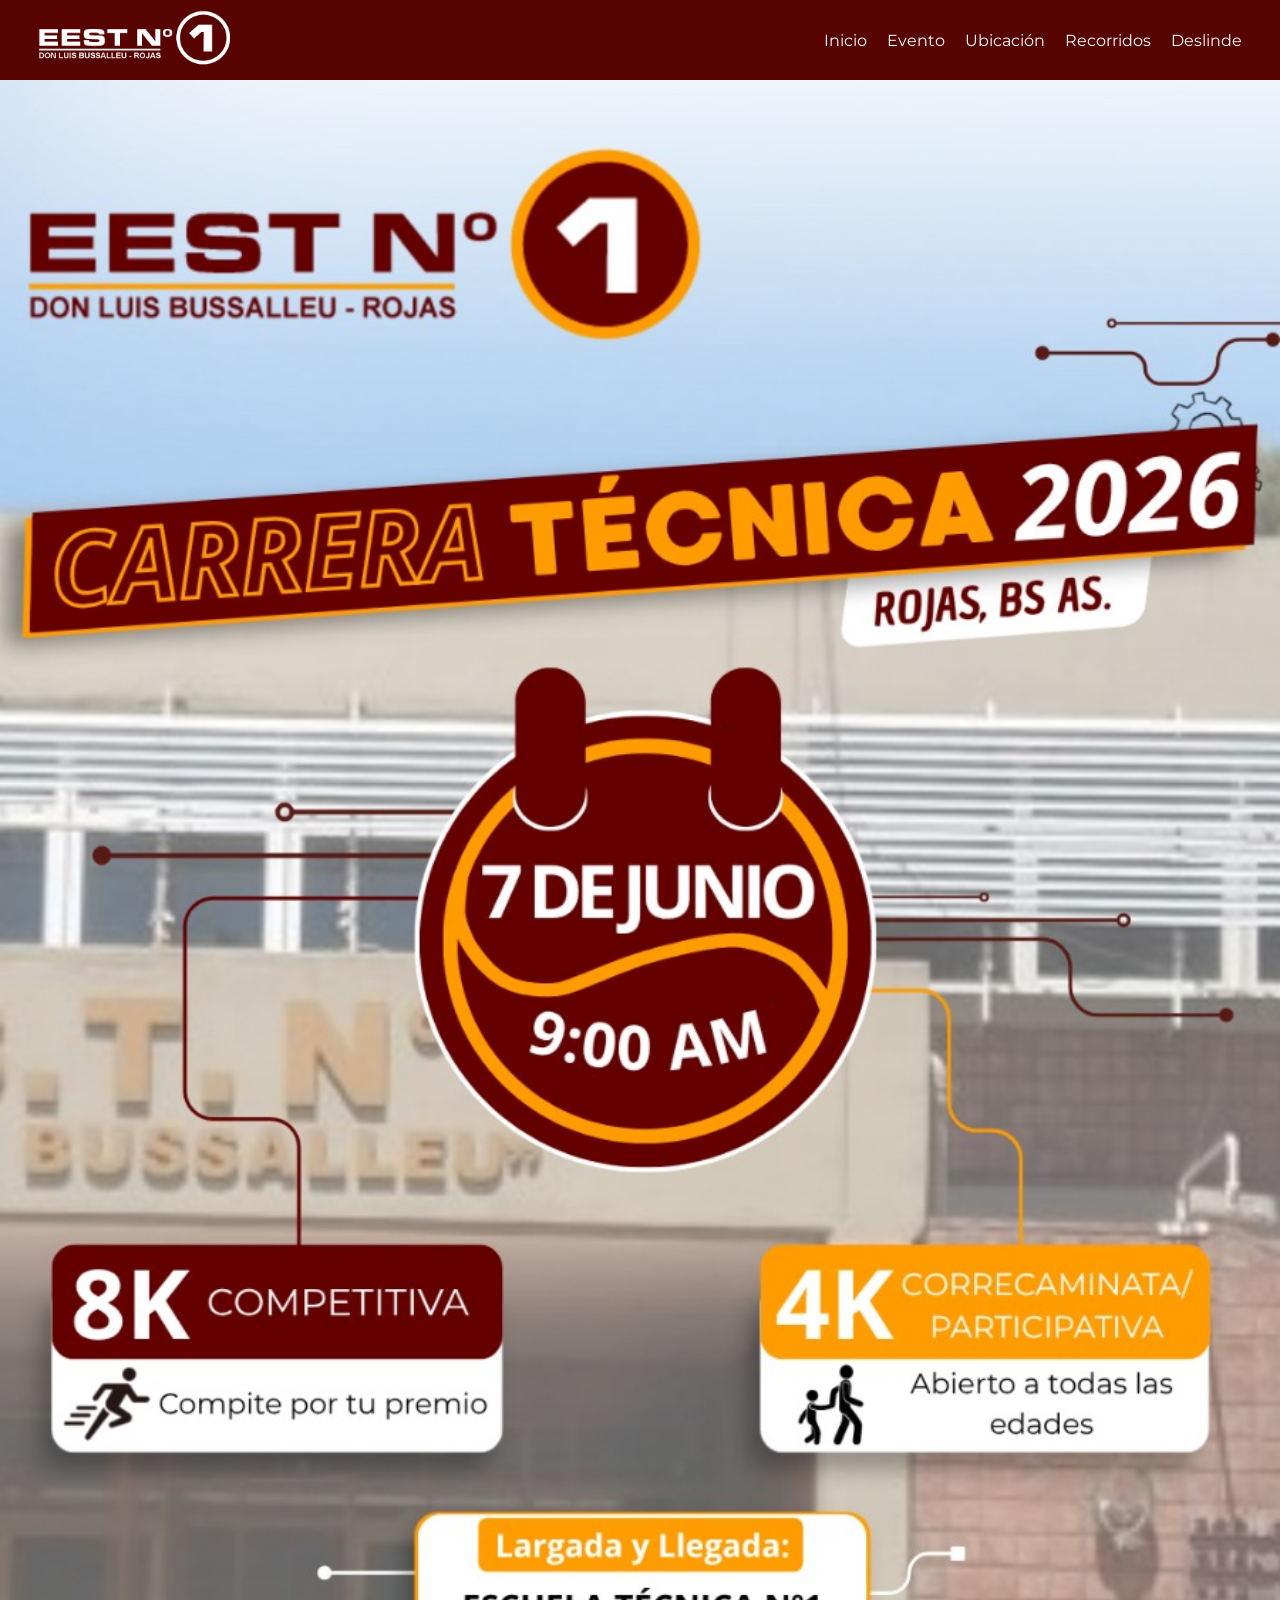
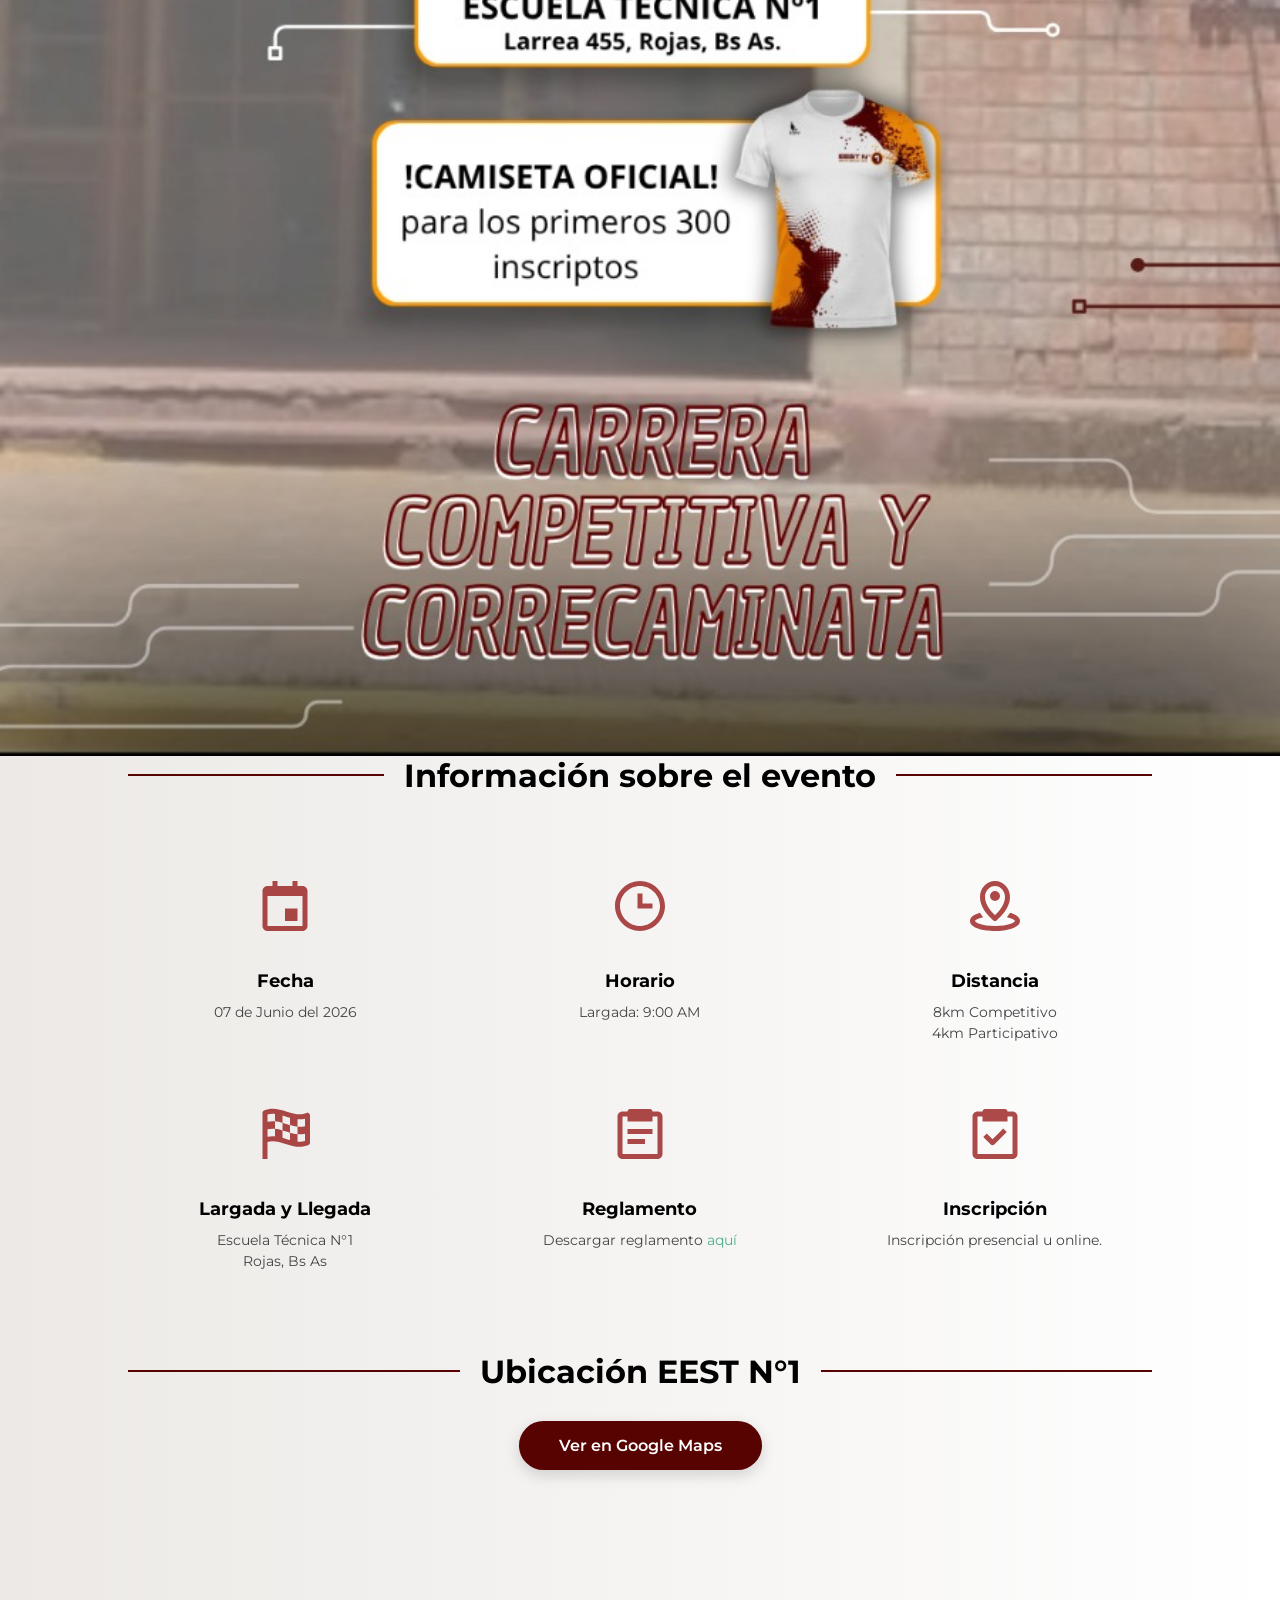
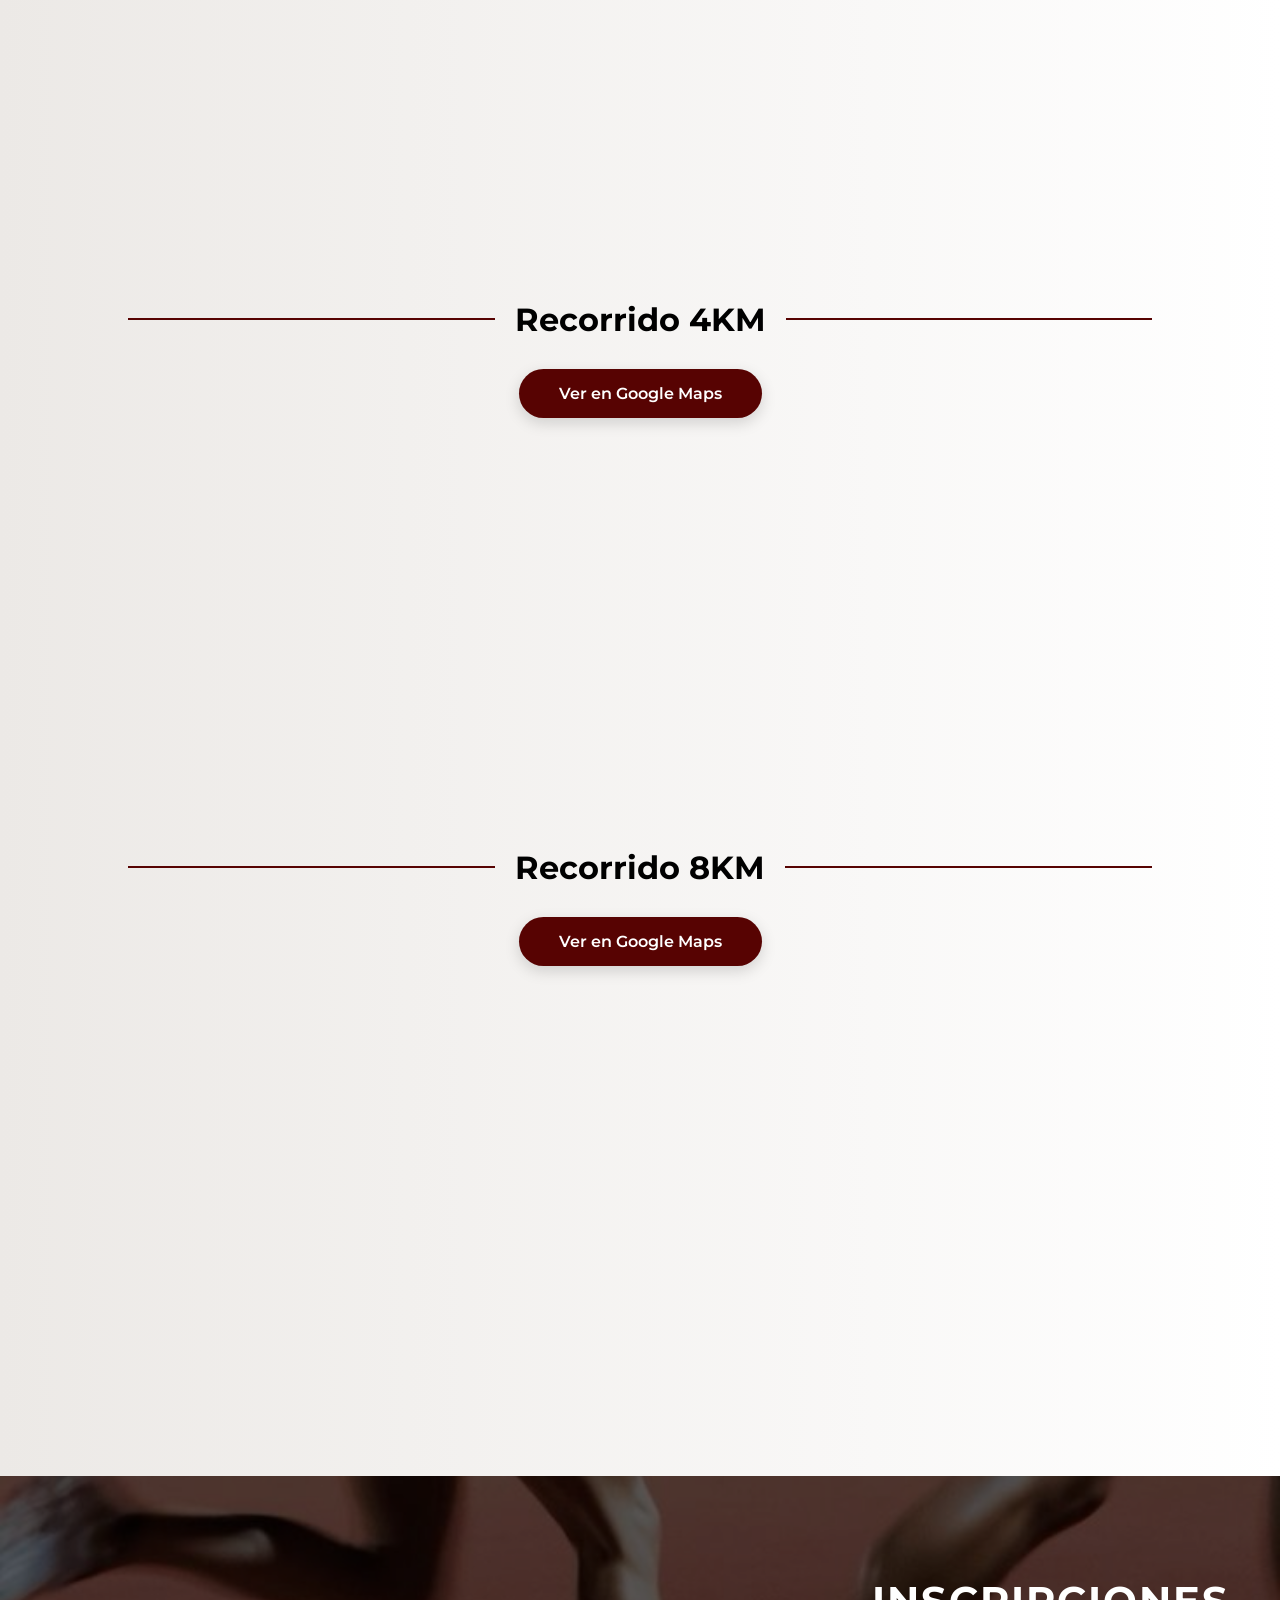
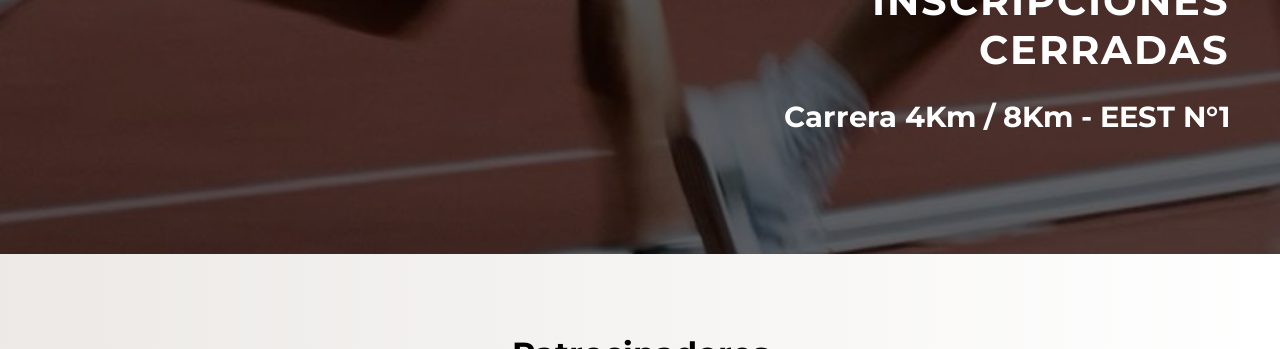
<file: index.html>
<!DOCTYPE html>
<html lang="es">
<head>
<meta charset="UTF-8">
<meta name="viewport" content="width=device-width, initial-scale=1.0">
<title>Carrera Tecnica | Inicio</title>
<link rel="stylesheet" href="styles.css">
<link rel="stylesheet" href="footer.css">
<link rel="preconnect" href="https://fonts.googleapis.com">
<link rel="preconnect" href="https://fonts.gstatic.com" crossorigin>
<link rel="icon" type="image/png" href="img/juan.png">
<link href="https://fonts.googleapis.com/css2?family=Dancing+Script:wght@400..700&family=GFS+Didot&family=Montserrat:ital,wght@0,100..900;1,100..900&display=swap" rel="stylesheet">
</head>
<body>

<nav class="navbar">
    <a href="index.html" id="logo">
        <img src="img/logotecnicablanco.png" alt="Logo">
    </a>
    
    <ul class="nav-menu">
        <li><a href="https://eestn1.github.io/EESTN1/">Inicio</a></li>
        <li><a href="#evento">Evento</a></li>
        <li><a href="#ubicacion">Ubicación</a></li>
        <li><a href="#recorridos">Recorridos</a></li>
        <li><a href="pago/p1.html">Deslinde</a></li>
    </ul>
    <div class="hamburger">
            <span></span>
            <span></span>
            <span></span>
    </div>

</nav>

<header class="hero">
    <a>
        <picture>
            <source media="(max-width: 1024px)" srcset="img/flyercelular.jpeg">
            <img src="img/cerrada.jpg" alt="">
        </picture>
    </a>
</header>


<section class="info-carrera section" id="evento">
    <h2>Información sobre el evento</h2>
<div class="info-grid">

<div class="info-item">
<img src="icons/bx-calendar-event.svg" alt="">
<h3>Fecha</h3>
<p>07 de Junio del 2026</p>
</div>

<div class="info-item">
<img src="icons/bx-clock.svg" alt="">
<h3>Horario</h3>
<p>Largada: 9:00 AM</p>
</div>

<div class="info-item">
<img src="icons/bx-location-alt-2.svg" alt="">
<h3>Distancia</h3>
<p>8km Competitivo<br>4km Participativo</p>
</div>

<div class="info-item">
<img src="icons/bx-flag-chequered.svg" alt="">
<h3>Largada y Llegada</h3>
<p>Escuela Técnica N°1<br>Rojas, Bs As</p>
</div>

<div class="info-item">
<img src="icons/bx-clipboard-detail.svg" alt="">
<h3>Reglamento</h3>
<p>Descargar reglamento <a href="img/REGLAMENTO.pdf">aquí</a></p>
</div>

<div class="info-item">
<img src="icons/bx-clipboard-check.svg" alt="">
<h3>Inscripción</h3>
<p>Inscripción presencial u online.</p>
</div>

</div>

</section>


<section class="mapa section" id="ubicacion">

<h2>Ubicación EEST N°1</h2>
<a 
href="https://maps.app.goo.gl/jA36ENXCxwwSy51i8?g_st=aw" 
target="_blank" 
class="btn">
Ver en Google Maps
</a>

<div class="mapa-container">

<iframe src="https://www.google.com/maps/embed?pb=!1m18!1m12!1m3!1d3299.773086565177!2d-60.738857599999996!3d-34.2032737!2m3!1f0!2f0!3f0!3m2!1i1024!2i768!4f13.1!3m3!1m2!1s0x95b857173bed831d%3A0xd2a5bfb184d5431d!2sEscuela%20Tecnica%20N%C3%BAmero%201%20Luis%20Busalleu!5e0!3m2!1ses-419!2sar!4v1773706766606!5m2!1ses-419!2sar" width="600" height="450" style="border:0;" allowfullscreen="" loading="lazy" referrerpolicy="no-referrer-when-downgrade"></iframe>

</div>

</section>

<section class="mapa section" id="recorridos">

<h2>Recorrido 4KM</h2>
<a 
href="https://www.google.com/maps/d/embed?mid=1Mu95A45RGHjmmuVqJj4mWYNo9ZZLLTU&ehbc=2E312F" 
target="_blank" 
class="btn">
Ver en Google Maps
</a>

<div class="mapa-container mapitadown">

<iframe src="https://www.google.com/maps/d/embed?mid=1Mu95A45RGHjmmuVqJj4mWYNo9ZZLLTU&ehbc=2E312F" width="640" height="480"></iframe>

</div>

</section>

<section class="mapa section" id="ubicacion">

<h2>Recorrido 8KM</h2>
<a 
href="https://www.google.com/maps/d/embed?mid=15_bU_yK0G8Tf-vPU9iKFI0D5HXNZdhg&ehbc=2E312F" 
target="_blank" 
class="btn">
Ver en Google Maps
</a>

<div class="mapa-container mapitadown">

<iframe src="https://www.google.com/maps/d/embed?mid=15_bU_yK0G8Tf-vPU9iKFI0D5HXNZdhg&ehbc=2E312F" width="640" height="480"></iframe>

</div>

</section>

<section class="hero-inscripcion">
    <div class="overlay"></div>

    <div class="contenido">
    <h2> INSCRIPCIONES CERRADAS </h2>
    <h3>Carrera 4Km / 8Km - EEST N°1</h3>
    </div>
</section>
<section id="Patrocinadores" class="section">
    
    <h2>Patrocinadores</h2>

    <div class="copfija">
        <img src="img/copcarabelas-Photoroom.png">
    </div>
    
    <div class="carrusel">

         <div class="carrusel">


        <div class="grupo">
            <div class="card"><img src="img/dicamilo.png" id="pura3"></div>
            <div class="card"><img src="img/elhornerophoyoroom.png"></div>
            <div class="card"><img src="img/image-Photoroom.png"></div>
            <div class="card"><img src="img/costapal-Photoroom.png"></div>

            <div class="card"><img src="img/dicamilo.png" id="pura3"></div>
            <div class="card"><img src="img/image-Photoroom.png"></div>
            <div class="card"><img src="img/elhornerophoyoroom.png"></div>
            <div class="card"><img src="img/axionph.png"></div>

            <div class="card"><img src="img/dicamilo.png" id="pura3"></div>
            <div class="card"><img src="img/costapal-Photoroom.png"></div>
            <div class="card"><img src="img/image-Photoroom.png"></div>
            <div class="card"><img src="img/elhornerophoyoroom.png"></div>

            <div class="card"><img src="img/dicamilo.png" id="pura3"></div>
            <div class="card"><img src="img/image-Photoroom.png"></div>
            <div class="card"><img src="img/elhornerophoyoroom.png"></div>
            <div class="card"><img src="img/costapal-Photoroom.png"></div>
            <div class="card"><img src="img/echecopar.png"></div>
            
        </div>

        <div aria-hidden class="grupo">
            <div class="card"><img src="img/dicamilo.png" id="pura3"></div>
            <div class="card"><img src="img/elhornerophoyoroom.png"></div>
            <div class="card"><img src="img/image-Photoroom.png"></div>
            <div class="card"><img src="img/costapal-Photoroom.png"></div>

            <div class="card"><img src="img/dicamilo.png" id="pura3"></div>
            <div class="card"><img src="img/image-Photoroom.png"></div>
            <div class="card"><img src="img/elhornerophoyoroom.png"></div>
            <div class="card"><img src="img/axionph.png"></div>

            <div class="card"><img src="img/dicamilo.png" id="pura3"></div>
            <div class="card"><img src="img/costapal-Photoroom.png"></div>
            <div class="card"><img src="img/image-Photoroom.png"></div>
            <div class="card"><img src="img/elhornerophoyoroom.png"></div>

            <div class="card"><img src="img/dicamilo.png" id="pura3"></div>
            <div class="card"><img src="img/image-Photoroom.png"></div>
            <div class="card"><img src="img/elhornerophoyoroom.png"></div>
            <div class="card"><img src="img/costapal-Photoroom.png"></div>
            <div class="card"><img src="img/echecopar.png"></div>
        </div>


    </div>
</section>

<section class="faq section">
    <h2>Preguntas Frecuentes</h2>

    <div class="faq-container">

    <details class="faq-item">
        <summary>¿Cómo puedo inscribirme?</summary>
        <p>Puedes inscribirte completando el formulario online en esta página o de manera presencial en la Escuela Técnica N°1.</p>
    </details>

    <details class="faq-item">
        <summary>¿Cuáles son las distancias disponibles?</summary>
        <p>La carrera contará con dos modalidades: 8 km competitivos y 4 km participativos.</p>
    </details>

    <details class="faq-item">
    <summary>¿Qué incluye el kit del corredor?</summary>
    <p>El kit incluye remera oficial para los primeros 300 inscriptos, número de corredor y medalla finisher al completar la carrera. Hay premios para la carrera de 8km</p>
    </details>

    <details class="faq-item">
    <summary>¿Dónde es la largada?</summary>
    <p>La largada y llegada será en la Escuela Técnica N°1 de Rojas. Larrea 455</p>
    </details>

    <details class="faq-item">
    <summary>¿Cómo pagar?</summary>
    <p>En la sección de la inscripción hay dos métodos de pago: transferencia (CVU, alias) junto a los valores y un contacto para enviar el comprobante de pago, o abonando en efectivo en la institución. </p>
    </details>

    </div>

</section>


<footer class="footer">

    <div class="footer-container">

        <!-- Columna 1 -->
        <div class="footer-left">
            <img src="img/logotecnicablanco.png" alt="">
        </div>

        <!-- Columna 2 -->
        <div class="footer-center">
            <p>
                Pagina desarrollada por alumnos de 7mo 2da de la
                Escuela de Educación Secundaria Técnica <br>
                N° 1 “Don Luis Bussalleu” <br>
                Rojas Pcia. de Buenos Aires.
            </p>

            <p class="desde">
                Desde el año 1969 <br>
                Enseñanza Técnica - Pública.
            </p>

            <div class="social">
                <!-- From Uiverse.io by david-mohseni --> 
<ul class="wrapper">
  <li class="icon facebook">
      <a href="https://www.facebook.com/escuelatecnica.rojas" target="_blank">
    <svg
      viewBox="0 0 320 512"
      height="1.2em"
      fill="currentColor"
      xmlns="http://www.w3.org/2000/svg"
    >
      <path
        d="M279.14 288l14.22-92.66h-88.91v-60.13c0-25.35 12.42-50.06 52.24-50.06h40.42V6.26S260.43 0 225.36 0c-73.22 0-121.08 44.38-121.08 124.72v70.62H22.89V288h81.39v224h100.17V288z"
      ></path>
    </svg>
    </a>
  </li>
  <li class="icon instagram">
      <a href="https://www.instagram.com/escuelatecnicarojas/" target="_blank">
    <svg
      xmlns="http://www.w3.org/2000/svg"
      height="1.2em"
      fill="currentColor"
      class="bi bi-instagram"
      viewBox="0 0 16 16"
    >
      <path
        d="M8 0C5.829 0 5.556.01 4.703.048 3.85.088 3.269.222 2.76.42a3.917 3.917 0 0 0-1.417.923A3.927 3.927 0 0 0 .42 2.76C.222 3.268.087 3.85.048 4.7.01 5.555 0 5.827 0 8.001c0 2.172.01 2.444.048 3.297.04.852.174 1.433.372 1.942.205.526.478.972.923 1.417.444.445.89.719 1.416.923.51.198 1.09.333 1.942.372C5.555 15.99 5.827 16 8 16s2.444-.01 3.298-.048c.851-.04 1.434-.174 1.943-.372a3.916 3.916 0 0 0 1.416-.923c.445-.445.718-.891.923-1.417.197-.509.332-1.09.372-1.942C15.99 10.445 16 10.173 16 8s-.01-2.445-.048-3.299c-.04-.851-.175-1.433-.372-1.941a3.926 3.926 0 0 0-.923-1.417A3.911 3.911 0 0 0 13.24.42c-.51-.198-1.092-.333-1.943-.372C10.443.01 10.172 0 7.998 0h.003zm-.717 1.442h.718c2.136 0 2.389.007 3.232.046.78.035 1.204.166 1.486.275.373.145.64.319.92.599.28.28.453.546.598.92.11.281.24.705.275 1.485.039.843.047 1.096.047 3.231s-.008 2.389-.047 3.232c-.035.78-.166 1.203-.275 1.485a2.47 2.47 0 0 1-.599.919c-.28.28-.546.453-.92.598-.28.11-.704.24-1.485.276-.843.038-1.096.047-3.232.047s-2.39-.009-3.233-.047c-.78-.036-1.203-.166-1.485-.276a2.478 2.478 0 0 1-.92-.598 2.48 2.48 0 0 1-.6-.92c-.109-.281-.24-.705-.275-1.485-.038-.843-.046-1.096-.046-3.233 0-2.136.008-2.388.046-3.231.036-.78.166-1.204.276-1.486.145-.373.319-.64.599-.92.28-.28.546-.453.92-.598.282-.11.705-.24 1.485-.276.738-.034 1.024-.044 2.515-.045v.002zm4.988 1.328a.96.96 0 1 0 0 1.92.96.96 0 0 0 0-1.92zm-4.27 1.122a4.109 4.109 0 1 0 0 8.217 4.109 4.109 0 0 0 0-8.217zm0 1.441a2.667 2.667 0 1 1 0 5.334 2.667 2.667 0 0 1 0-5.334z"
      ></path>
    </svg>
    </a>
  </li>
</ul>

            </div>
        </div>

        <!-- Columna 3 -->
        <div class="footer-right">
            <p>
                Nuestro compromiso con la comunidad brindando formación técnica
                promoviendo el aprendizaje de capacidades, conocimientos,
                habilidades, destrezas, en un contexto socio-productivo con
                valores familiares.
            </p>

            <div class="compromiso">
                <img src="img/CompromisoEducativo.png" alt="">
            </div>
        </div>

    </div>

    <div class="footer-bottom">

    </div>

</footer>

<script src="main.js"></script>

</body>
</html>
</file>
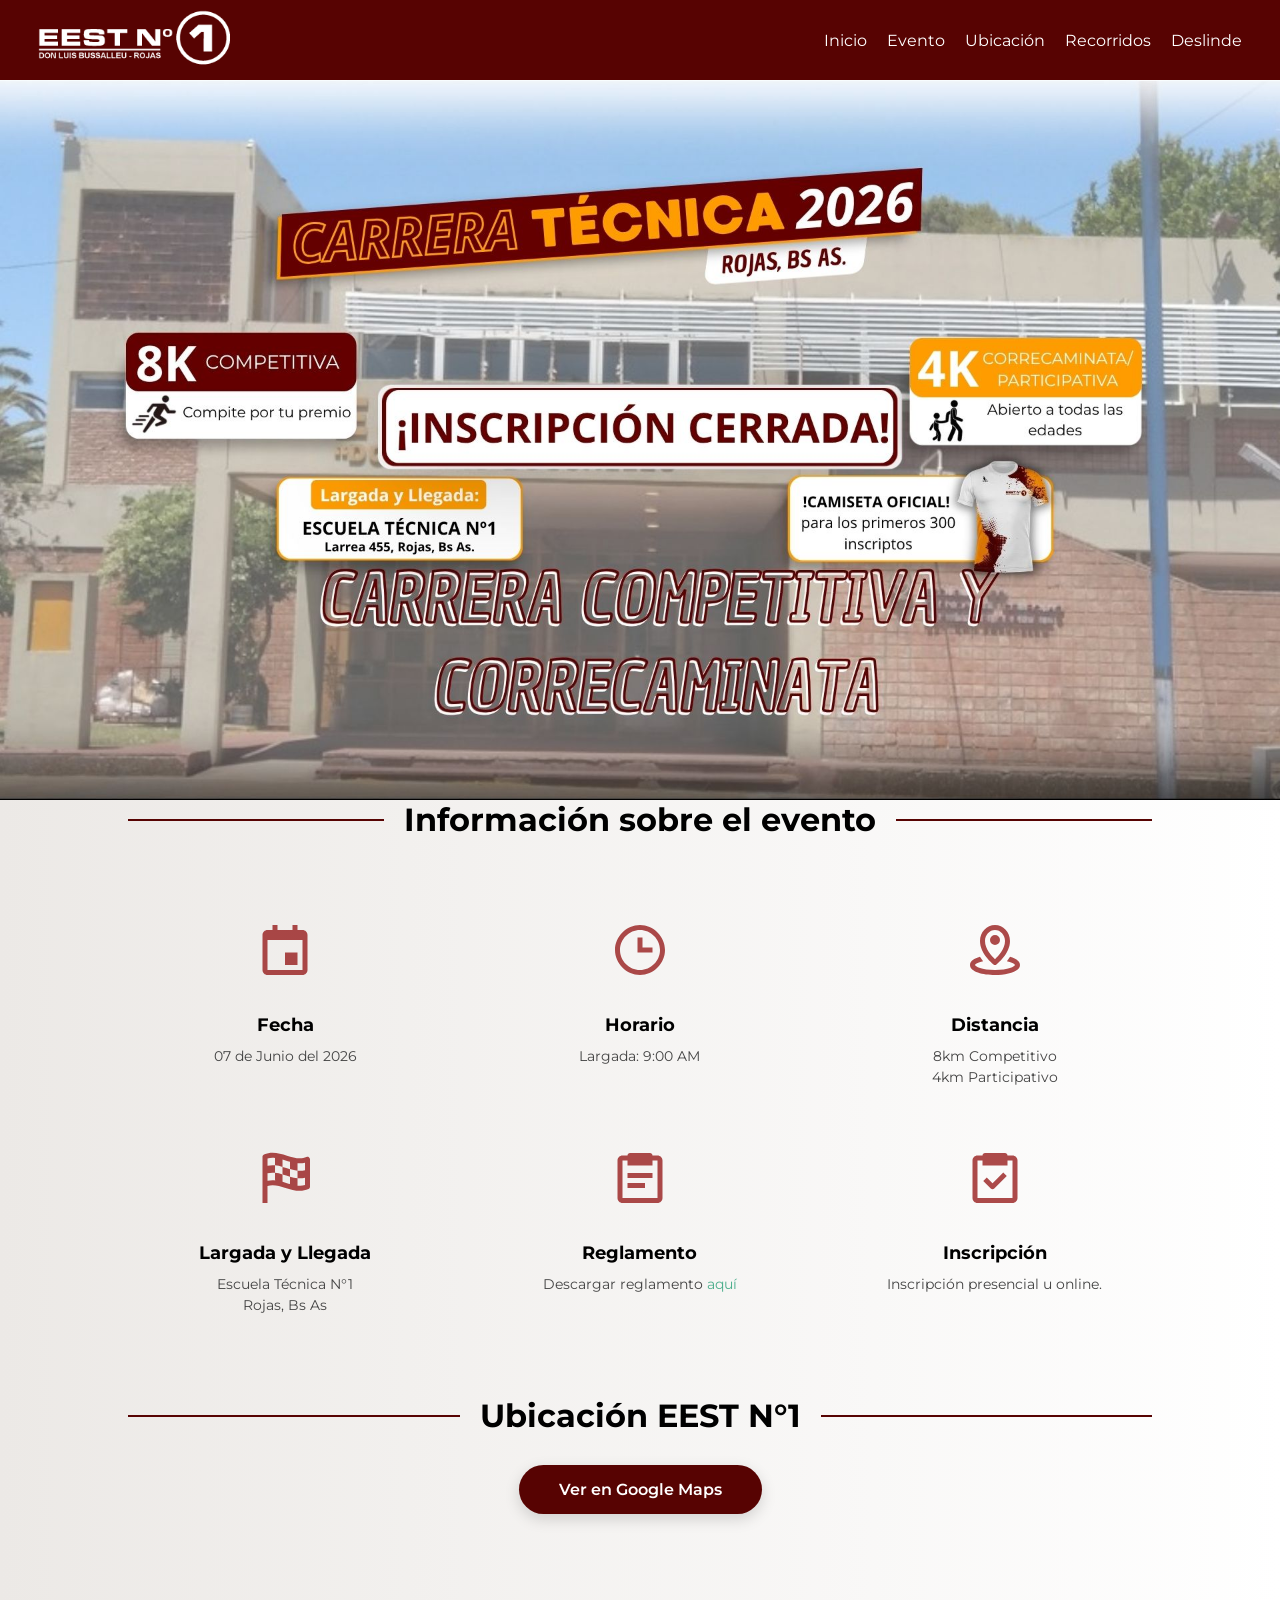
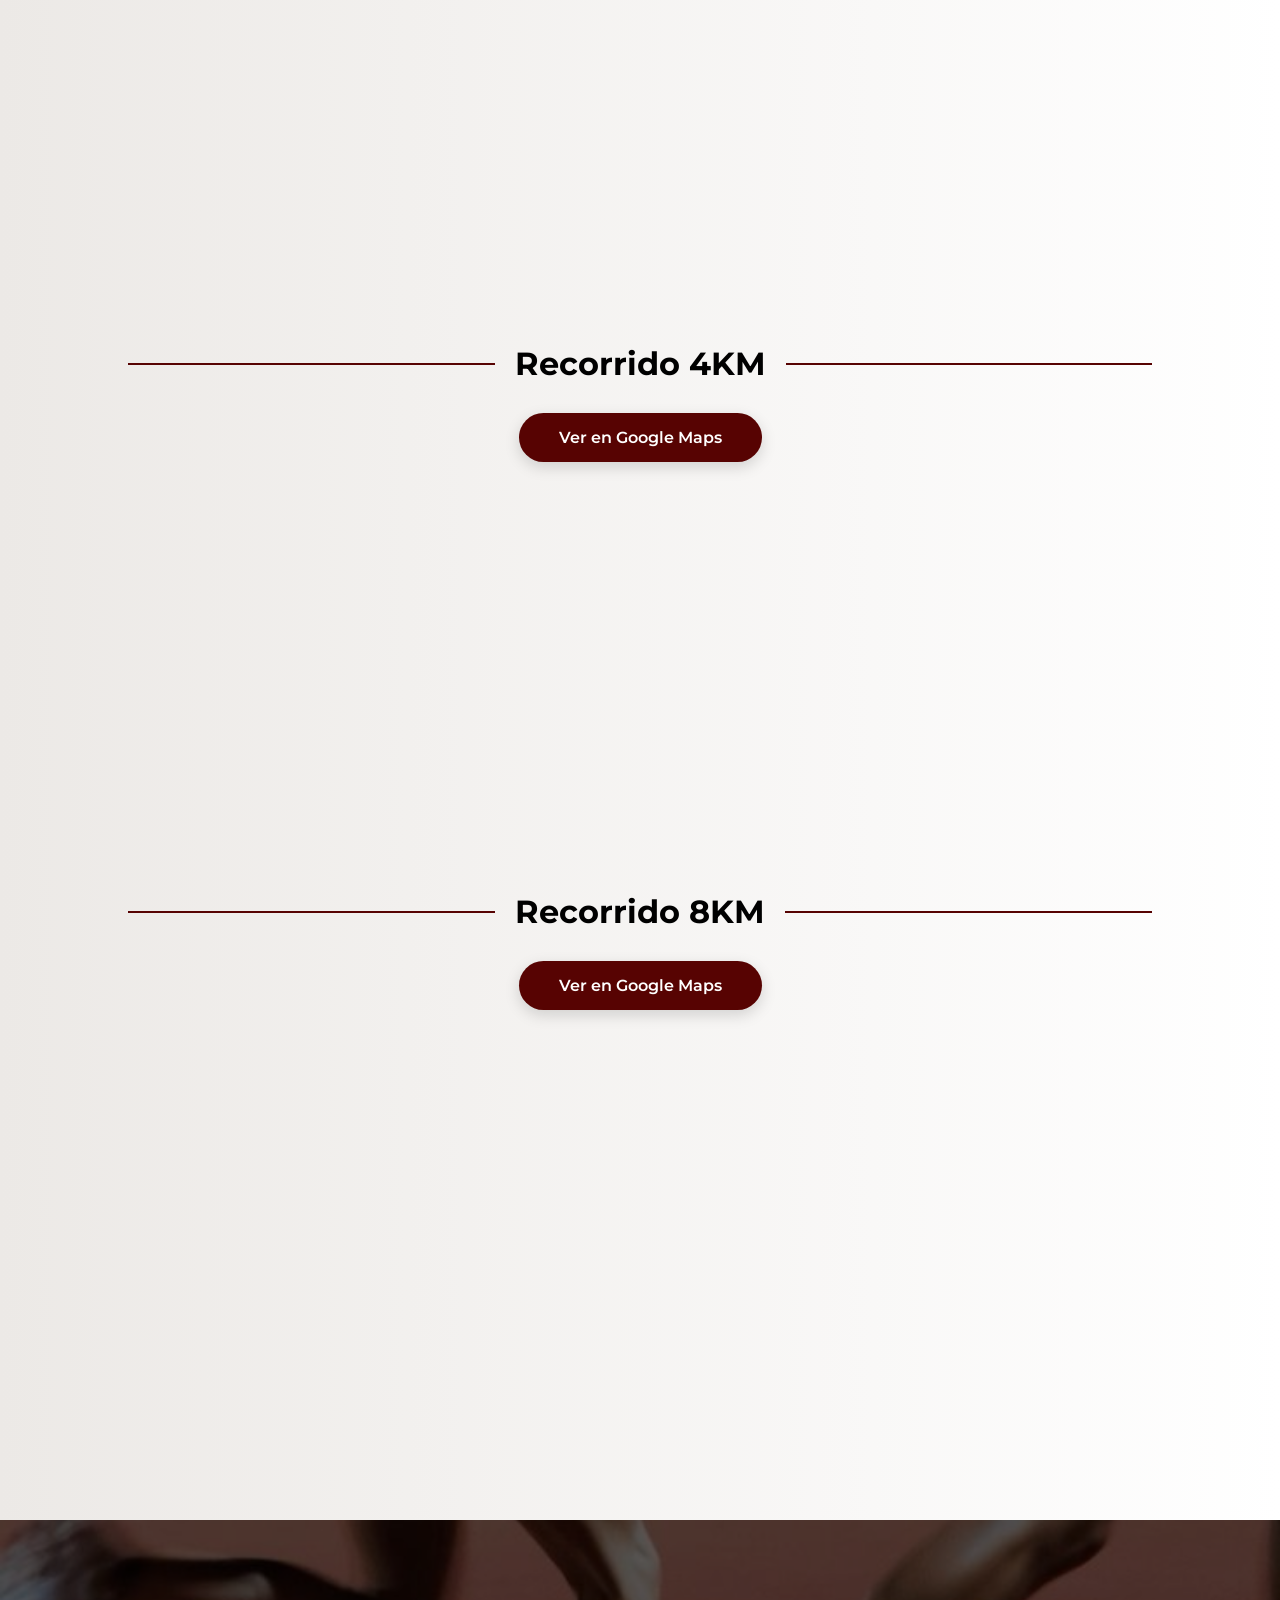
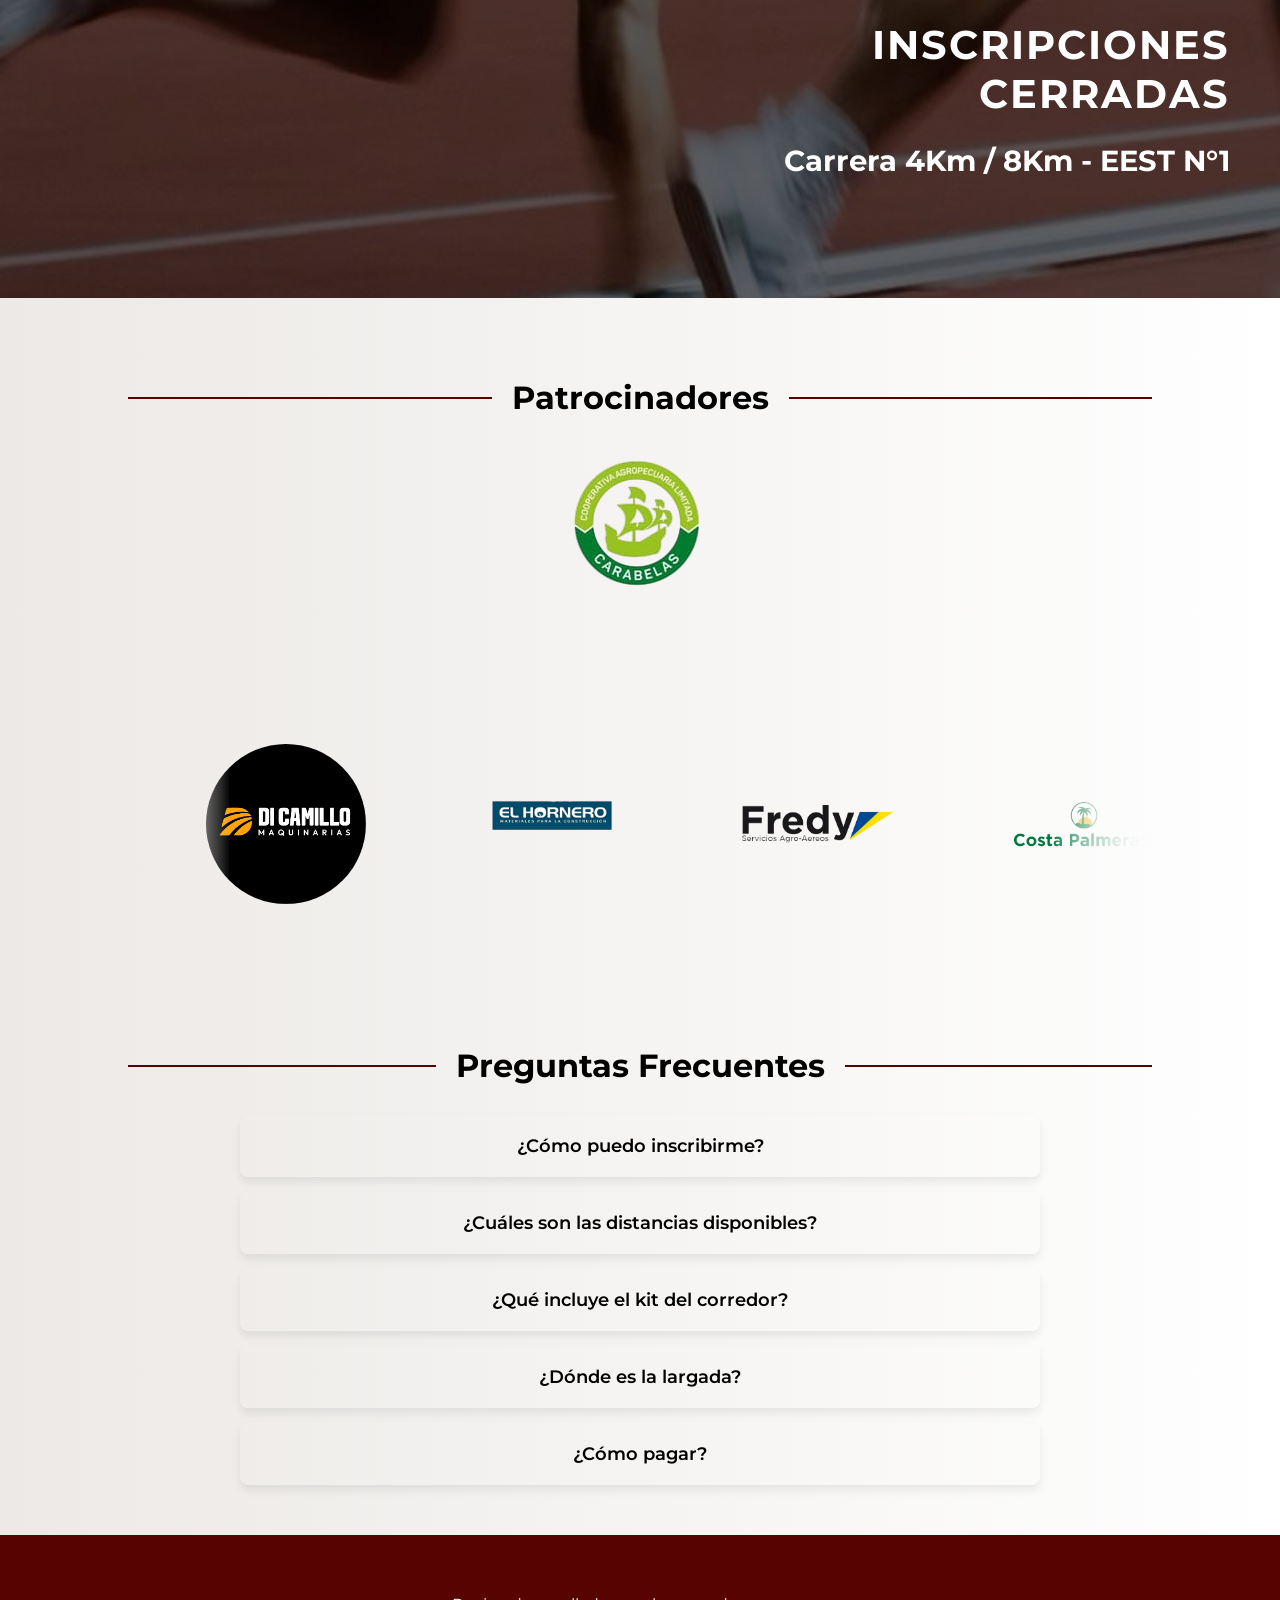
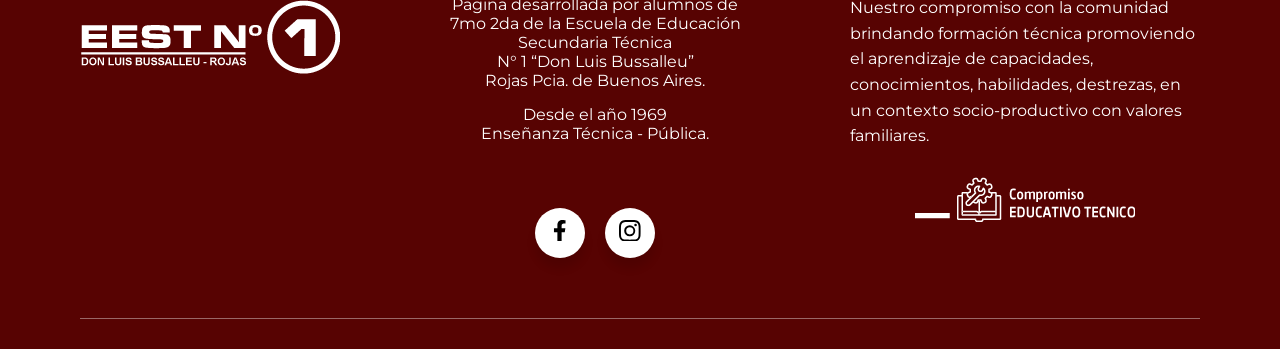
<file: lista.html>
<!DOCTYPE html>
<html lang="en">
<head>
<meta charset="UTF-8">
<meta name="viewport" content="width=device-width, initial-scale=1.0">
<link rel="icon" type="image/png" href="img/juan">
<title>Lista corredores</title>
<link rel="stylesheet" href="lista.css">
</head>

<body>

<script>
const password = prompt("ingresa la contraseña:   ");

if (password !== "lospibesdeinfo") {
    alert ("contraseña incorrecta");

    window.location.href = "/";}
</script>
  
<h2>Buscar corredor</h2>
<input type="text" id="buscador" placeholder="Buscar por nombre...">
<ul id="listaCorredores"></ul>

<h2>Corredores 4KM</h2>
<ul id="lista4km"></ul>

<h2>Corredores 8KM</h2>
<ul id="lista8km"></ul>

<script type="module" src="lista.js"></script>

</body>
</html>
</file>
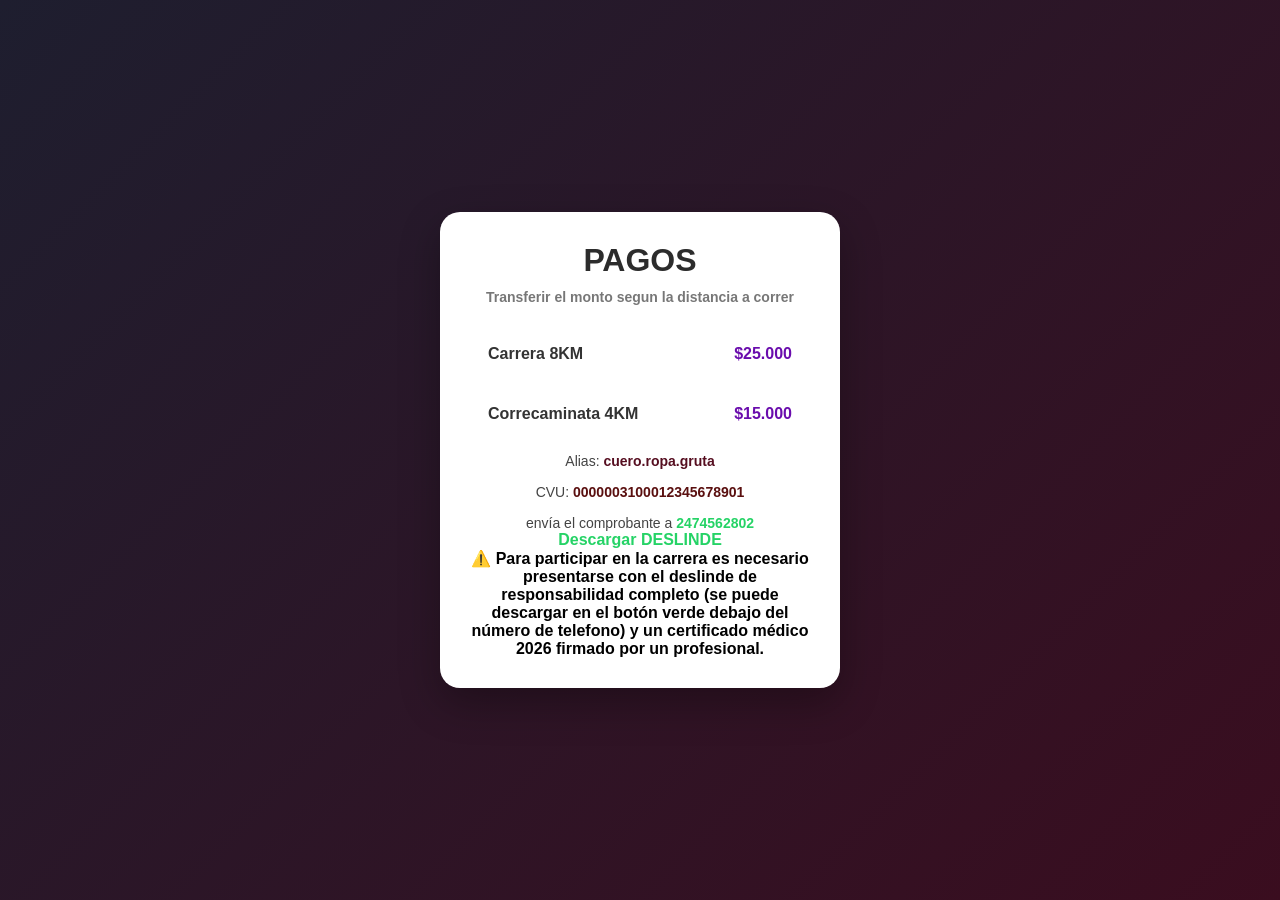
<file: pago/p1.html>
<!DOCTYPE html>
<html lang="en">
<head>
<meta charset="UTF-8">
<meta name="viewport" content="width=device-width, initial-scale=1.0">





<title>Pagos</title>
<link rel="stylesheet" href="p1.css">
<link rel="icon" type="image/png" href="imgpago/juan.png">
</head>

<body>

<div class="card">

<h1>PAGOS</h1>
<p class="sub"><b>Transferir el monto segun la distancia a correr</b></p>

<form>

<label class="option">
<span class="distance">Carrera 8KM</span>
<span class="price">$25.000</span>
</label>

<label class="option">
<span class="distance">Correcaminata 4KM</span>
<span class="price">$15.000</span>
</label>


<p class="alias">Alias:
        <b style="cursor:pointer; color:rgb(86, 14, 32);" onclick="copiarAlPortapapeles('cuero.ropa.gruta', this)">
        cuero.ropa.gruta
        </b>
    </p>
    <p  class="alias">CVU: 
        <b style="cursor:pointer; color:rgb(90, 15, 15);" onclick="copiarAlPortapapeles('0000003100012345678901', this)">
        0000003100012345678901
        </b>
    </p>
    <p  class="alias">envía el comprobante a <a href="https://wa.me/2474562802">2474562802</a></p>
        <a href="imgpago/DESLINDE.pdf" download class="btn-pdf">
  Descargar DESLINDE 
</a>
        </br>
        <p class="cartel"><b> ⚠️ Para participar en la carrera es necesario presentarse con el
  <strong>deslinde de responsabilidad completo</strong>
  (se puede descargar en el botón verde debajo del número de telefono)
  y un <strong>certificado médico 2026 firmado por un profesional</strong>.</b>
    <script>
        function copiarAlPortapapeles(texto, elemento) {
    navigator.clipboard.writeText(texto).then(() => {
        // Guardamos el texto original para restaurarlo después
        const textoOriginal = elemento.innerText;
        
        // Cambio visual temporal para feedback
        elemento.innerText = "¡Copiado!";
        elemento.style.color = "green";

        setTimeout(() => {
            elemento.innerText = textoOriginal;
            elemento.style.color = "blue";
        }, 1000);
    }).catch(err => {
        console.error('Error al copiar: ', err);
    });
}
    </script>


</form>

</div>

</body>
</html>
</file>
<file: styles.css>
*{
    margin:0;
    padding:0;
    box-sizing:border-box;
    font-family: Montserrat, sans-serif;
}

html, body {
    margin: 0;
    padding: 0;
    width: 100%;
    max-width: 100%;
    overflow-x: hidden;
    overflow-y: auto;
}

body{
color: #000000;
background: linear-gradient(to left, #FFFFFF, #ECE9E6);
margin: 0;
padding: 0;
}

h3 { padding-top: 15px;}


/* NAVBAR */

.navbar{
    display:flex;
    justify-content:space-between;
    align-items:center;
    padding:6px 3%;
    background: #570302;
    color:white;
    position:fixed;
    top:0;
    left:0;
    width:100%;
    z-index:10;
    height: 80px;
}

.navbar img{
    width: 15vw;
}
.navbar .nav-menu {
    display: flex;
    list-style: none;
    gap: 20px;
}

.navbar a{
    color: #ffffff;
    text-decoration:none;
    border-bottom: 2px solid transparent;
    transition: 0.3s ease;
    align-items: center;
    text-align: center;
    justify-content: center;
}

.navbar a:hover{
    border-color: #ffffff;
}

.hamburger span {
    width: 25px;
    height: 3px;
    background: white;
    border-radius: 3px;
    transition: 0.4s ease;
}
.hamburger {
    display: none;
    flex-direction: column;
    cursor: pointer;
    gap: 6px;
}

.hamburger.active span:nth-child(1) {
    transform: rotate(45deg) translateY(12px);
}

.hamburger.active span:nth-child(2) {
    opacity: 0;
}

.hamburger.active span:nth-child(3) {
    transform: rotate(-45deg) translateY(-12px);
}
#logo{
    border: none
}


/* HERO */
.hero{
    width: 100%;
    display: block;
}

/* IMAGEN HERO */
.hero img{
    width: 100%;
    height: auto;
    display: block;
}

/* TEXTO (por si agregás después) */
.hero h1{
    font-size: 60px;
    margin-bottom: 10px;
}

.hero p{
    font-size: 20px;
    margin-bottom: 20px;
}

/* SECCIONES */

.section{
padding:0px 10%;
padding-top: 100px;
text-align:center;
}

.section h2{
margin-bottom:30px;
font-size:32px;
display: flex;
align-items: center;
justify-content: center;
gap: 20px;
}

.info-carrera h2{
    padding-bottom: 5%;
}

.section h2::before, .section h2::after {
    content: '';
    flex: 1;
    height: 2px;
    background: #570302;
}






/* CARDS */

.cards{
display:flex;
justify-content:center;
gap:30px;
flex-wrap:wrap;
}

.card{
background:none;
padding:30px;
border-radius:10px;
width:250px;
}

/* CRONOGRAMA */

.cronograma{
list-style:none;
font-size:18px;
}

.cronograma li{
margin:10px 0;
}

/* FORMULARIO */

.form{
display:flex;
flex-direction:column;
max-width:400px;
margin:auto;
gap:15px;
}

.form input,
.form select{
padding:12px;
border:1px solid #ffffff;
border-radius:5px;
}

.form button{
padding:12px;
border:none;
background: #570302;
color:white;
font-weight:bold;
border-radius:5px;
cursor:pointer;
}

.carrusel{
    margin: 30px auto;
    width: 100%;
    display: flex;
    overflow-x: auto;
        mask-image: linear-gradient(
        to right,
        transparent,
        black 10%,
        black 90%,
        transparent
    );
    position: relative;
}

.carrusel img{
    width: 20vw;
}

.carrusel::-webkit-scrollbar{
    display: none;
}

.copfija{
    display: flex;
    justify-content: center;
    align-items: center;

    margin: 30px 0; /* espacio arriba y abajo */
}


.grupo{
    display: flex;
    align-items: center;
    justify-content: center;
    gap: 1em;
    animation: mover 15s linear infinite;
    padding-right: 1em;
}

.card img{
    flex: 0 0 5em;
    padding: 1em;
    font-size: 3rem;
    border-radius: .2em;
    text-align: center;
    align-content: center;
}

#pura3{
    border-radius: 50%;
}

.info-carrera{
padding:80px 10%;
}

.info-grid{
display:grid;
grid-template-columns:repeat(3,1fr);
gap:60px 40px;
text-align:center;
}

.info-item img{
width:60px;
margin-bottom:15px;
opacity:0.7;
}

.info-item h3{
margin-bottom:10px;
font-size:18px;
}

.info-item p{
font-size:14px;
color:#444;
line-height:1.5;
}

.info-item a{
color:#4cae8c;
text-decoration:none;
}


.faq-container{
max-width:800px;
margin:auto;
display:flex;
flex-direction:column;
gap:15px;
}

.faq-item{
padding:20px;
border-radius:8px;
cursor:pointer;
box-shadow:0 5px 10px rgba(0,0,0,0.08);
}

.faq-item summary{
font-weight:600;
font-size:18px;
list-style:none;
}

.faq-item summary::-webkit-details-marker{
display:none;
}

.faq-item p{
margin-top:10px;
color:#444;
line-height:1.5;
}

.hero-inscripcion {
  position: relative;
  height: auto;
  background: url("img/download.jfif") center/cover no-repeat;
  display: flex;
  align-items: center;
  justify-content: flex-end;
  padding: 100px 50px;
  margin: 5rem 0;
}

/* Overlay oscuro tipo el de tu imagen */
.hero-inscripcion .overlay {
  position: absolute;
  inset: 0;
  background: rgba(0, 0, 0, 0.6);
}

/* Contenido */
.hero-inscripcion .contenido {
  position: relative;
  max-width: 500px;
  color: #fff;
  text-align: right;
}

.hero-inscripcion h2 {
  font-size: 2.5rem;
  margin-bottom: 10px;
  letter-spacing: 2px;
}

.hero-inscripcion h3 {
  font-size: 1.8rem;
  margin-bottom: 20px;
}

.hero-inscripcion p {
  font-size: 1rem;
  line-height: 1.6;
  margin-bottom: 25px;
}

/* Botón */
.btn {
  display:inline-block;
background: #570302;
color:white;
padding:15px 40px;
border-radius:40px;
font-weight:600;
text-decoration:none;
margin-bottom:30px;
box-shadow:0 5px 15px rgba(0,0,0,0.15);
transition: transform 0.3s ease;
}

.btn:hover {
  transform: scale(1.1);
}

.mapa{
text-align:center;
}

.btn-maps{
display:inline-block;
background: #570302;
color:white;
padding:15px 40px;
border-radius:40px;
font-weight:600;
text-decoration:none;
margin-bottom:30px;
box-shadow:0 5px 15px rgba(0,0,0,0.15);
}

.mapa-container{
    position: relative;
  width: 100%;
  height: 400px; /* ajustá esto si querés */
  overflow: hidden;
}

.mapa-container iframe{
width:100%;
height:100%;
border:none;
}

.mapitadown {
  position: relative;
  width: 100%;
  height: 400px; /* ajustá esto si querés */
  overflow: hidden;
}

.mapitadown iframe {
  position: absolute;
  top: -70px; /* 🔥 esto "corta" la parte de arriba */
  left: 0;
  width: 100%;
  height: 520px; /* más alto para compensar el recorte */
  border: 0;
}

.wrapper a{
    color: inherit;
    text-decoration: none;
    color: #000000;
}

@keyframes mover{
    from {translate: 0;}
    to {translate: -100%;}
}


/* ===================== MEDIA QUERIES RESPONSIVE ===================== */

/* PANTALLA MEDIA (1025px - 1280px) */
@media (max-width: 1280px) and (min-width: 1025px) {
    * {
        margin: 0;
        padding: 0;
    }
    
    .hero {
        height: auto;
        padding-top: 80px;
        padding-bottom: 0;
        margin: 0;
    }
    
    .hero img {
        width: 100%;
        max-width: 100%;
        margin: 0;
        padding: 0;
        height: auto;
        display: block;
    }
    
    .section {
        margin: 0;
        padding-top: 0;
    }
}

/* TABLET (768px - 1024px) */
@media (max-width: 1024px) {
    .navbar {
        padding: 6px 2%;
    }
    
    .navbar .nav-menu {
        gap: 15px;
    }
    
    .navbar a {
        font-size: 14px;
    }
    
    img {
        width: 20vw;
    }
    
    .carrusel img {
        width: 25vw;
    }
    
    .hero {
        height: auto;
        padding-top: 80px;
        padding-bottom: 0;
        margin: 0;
    }
    
    .hero img {
        width: 100%;
        max-width: 100%;
        margin: 0;
        padding: 0;
        height: auto;
        display: block;
    }
    
    .hero h1 {
        font-size: 45px;
    }
    
    .hero p {
        font-size: 16px;
    }
    
    .section {
        padding: 60px 8%;
        margin: 0;
    }
    
    .section h2 {
        font-size: 28px;
        margin-bottom:50px;
    }

    .section h2::before,
    .section h2::after {
        flex: 1;
    }
    
    .info-grid {
        grid-template-columns: repeat(3, 1fr);
        gap: 40px 30px;
    }
    
    .card {
        width: 200px;
    }

    .hero-inscripcion {
        padding: 80px 40px;
        margin: 4rem 0;
    }

    .hero-inscripcion h2 {
        font-size: 2.2rem;
    }

    .hero-inscripcion h3 {
        font-size: 1.6rem;
    }

    .hero-inscripcion p {
        font-size: 0.95rem;
    }
}

/* MOBILE (< 768px) */
@media (max-width: 768px) {
    html, body {
        margin: 0;
        padding: 0;
        width: 100%;
        overflow-x: hidden;
    }
    
    * {
        margin: 0;
        padding: 0;
    }
    
    .navbar {
        flex-wrap: wrap;
        justify-content: space-between;
        padding: 10px 0;
        gap: 0;
        position: fixed;
        left: 0;
        right: 0;
        width: 100%;
        margin: 0;
    }
    
    .navbar img {
        width: 150px;
        order: 1;
        margin-left: 10px;
    }
    
    .hamburger {
        display: flex;
        order: 2;
        margin-right: 10px;
    }

    .nav-menu {
        display: none !important;
        position: fixed;
        top: 90px;
        left: 0;
        right: 0;
        width: 100%;
        background: #570302;
        flex-direction: column;
        gap: 0;
        padding: 15px 0;
        z-index: 9;
        margin: 0;
        list-style: none;
    }
    
    .nav-menu.active {
        display: flex !important;
    }
    
    
    .nav-menu li {
        padding: 15px 20px;
        border-bottom: 1px solid rgba(255, 255, 255, 0.1);
    }
    
    .nav-menu a {
        display: block;
        font-size: 14px;
    }
    

    
    img {
        width: 30vw;
                height: auto;
    }
    
    .hero {
        height: auto;
        padding-top: 80px;
        padding-bottom: 0;
        margin: 0;
    }
    
    .hero h1 {
        font-size: 28px;
        line-height: 1.3;
    }
    
    .hero p {
        font-size: 14px;
    }

    .hero-inscripcion {
        padding: 60px 20px;
        margin: 3rem 0;
        justify-content: center;
        text-align: center;
    }

    .hero-inscripcion .contenido {
        max-width: 100%;
        text-align: center;
    }

    .hero-inscripcion h2 {
        font-size: 1.8rem;
    }

    .hero-inscripcion h3 {
        font-size: 1.3rem;
    }

    .hero-inscripcion p {
        font-size: 0.9rem;
    }
    
    .hero h3 {
        font-size: 12px;
        padding: 10px 5%;
    }

    .hero img {
        width: 100%;
        max-width: 100%;
        margin: 0;
        padding: 0;
        height: auto;
        display: block;
    }
    
    .section {
        padding: 40px 5%;
        margin: 0;
    }
    
    .section h2 {
        font-size: 20px;
    }

    .section h2::before,
    .section h2::after {
        flex: 1;
    }
    
    .carrusel {
        width: 95%;
        margin: 50px auto;
    }
    
    .carrusel img {
        width: 30vw;
    }
    
    .card {
        width: 150px;
        padding: 15px;
    }
    
    .card img {
        flex: 0 0 4em;
        padding: 0.5em;
    }
    
    .info-carrera {
        padding: 40px 5%;
    }
    
    .info-grid {
        grid-template-columns: repeat(3, 1fr);
        gap: 30px 20px;
    }
    
    .info-item img {
        width: 50px;
    }
    
    .info-item h3 {
        font-size: 16px;
    }
    
    .info-item p {
        font-size: 13px;
    }
    
    .cards {
        gap: 15px;
    }
    
    .cronograma {
        font-size: 14px;
    }
    
    .form {
        max-width: 100%;
        padding: 0 5%;
    }
    
    .form input,
    .form select {
        padding: 10px;
        font-size: 14px;
    }
    
    .form button {
        padding: 10px;
        font-size: 14px;
    }
    
    .faq-container {
        max-width: 100%;
        padding: 0 5%;
    }
    
    .faq-item {
        padding: 15px;
    }
    
    .faq-item summary {
        font-size: 16px;
    }
    
    .faq-item p {
        font-size: 13px;
    }
}

/* MOBILE PEQUEÑO (< 480px) */
@media (max-width: 480px) {
    html, body {
        margin: 0;
        padding: 0;
        width: 100%;
        overflow-x: hidden;
    }
    
    * {
        margin: 0;
        padding: 0;
    }
    
    .navbar {
        padding: 8px 0;
        margin: 0;
    }
    
    .navbar img {
        /* width: 200px; */
        margin-left: 10px;
    }
    
    .hamburger {
        margin-right: 10px;
    }
    
    .hamburger span {
        width: 20px;
        height: 2px;
    }
    
    .nav-menu {
        top: 70px !important;
    }
    
    .nav-menu li {
        padding: 12px 15px;
    }
    
    .nav-menu a {
        font-size: 12px;
    }
    
    .hero {
        height: auto;
        padding: 80px 0 0 0;
        margin: 0;
    }
    
    .hero img {
        width: 100%;
        max-width: 100%;
        margin: 0;
        padding: 0;
        height: auto;
        display: block;
    }
    
    .hero p {
        font-size: 12px;
    }
    
    .hero h3 {
        font-size: 11px;
    }

    .hero-inscripcion {
        padding: 40px 15px;
        margin: 2rem 0;
        justify-content: center;
        text-align: center;
    }

    .hero-inscripcion .contenido {
        max-width: 100%;
        text-align: center;
    }

    .hero-inscripcion h2 {
        font-size: 1.5rem;
    }

    .hero-inscripcion h3 {
        font-size: 1.1rem;
    }

    .hero-inscripcion p {
        font-size: 0.8rem;
    }
    
    .btn {
        padding: 8px 15px;
        font-size: 12px;
    }
    
    .section {
        padding: 30px 4%;
        margin: 0;
    }
    
    .carrusel img {
        width: 40vw;
    }

    
    .card {
        width: 120px;
        padding: 10px;
    }
    
    .info-grid {
        gap: 20px 15px;
    }
    
    .info-item h3 {
        font-size: 14px;
    }
    
    .info-item p {
        font-size: 10.9px;
    }
    
    .faq-container {
        padding: 0 10%;
    }
    
    .faq-item {
        padding: 12px;
    }
    
    .faq-item summary {
        font-size: 14px;
    }
    
    .faq-item p {
        font-size: 12px;
    }
}
</file>
<file: footer.css>
.footer{
    background: #570302;
    color:white;
    padding:60px 80px 20px 80px;
    margin-top: 50px;
}

.footer-container{
    display:flex;
    justify-content:space-between;
    align-items:flex-start;
}

.footer-left h1{
    font-size:40px;
    margin:0;
    display:flex;
    align-items:center;
    gap:10px;
}

.circle{
    border:4px solid white;
    border-radius:50%;
    padding:5px 12px;
}

.footer-left p{
    margin-top:5px;
    font-size:12px;
}

.footer-center{
    text-align:center;
    max-width:300px;
}

.desde{
    margin-top:15px;
}

.social{
    margin-top:15px;
}

/* From Uiverse.io by david-mohseni */ 
.wrapper {
  display: inline-flex;
  list-style: none;
  height: 120px;
  width: 100%;
  padding-top: 40px;
  font-family: "Poppins", sans-serif;
  justify-content: center;
}

.wrapper .icon {
  position: relative;
  background: #fff;
  color: #000;
  border-radius: 50%;
  margin: 10px;
  width: 50px;
  height: 50px;
  font-size: 18px;
  display: flex;
  justify-content: center;
  align-items: center;
  flex-direction: column;
  box-shadow: 0 10px 10px rgba(0, 0, 0, 0.1);
  cursor: pointer;
  transition: all 0.2s cubic-bezier(0.68, -0.55, 0.265, 1.55);
}

.wrapper .tooltip {
  position: absolute;
  top: 0;
  font-size: 14px;
  background: #fff;
  color: #fff;
  padding: 5px 8px;
  border-radius: 5px;
  box-shadow: 0 10px 10px rgba(0, 0, 0, 0.1);
  opacity: 0;
  pointer-events: none;
  transition: all 0.3s cubic-bezier(0.68, -0.55, 0.265, 1.55);
}

.wrapper .tooltip::before {
  position: absolute;
  content: "";
  height: 8px;
  width: 8px;
  background: #fff;
  bottom: -3px;
  left: 50%;
  transform: translate(-50%) rotate(45deg);
  transition: all 0.3s cubic-bezier(0.68, -0.55, 0.265, 1.55);
}

.wrapper .icon:hover .tooltip {
  top: -45px;
  opacity: 1;
  visibility: visible;
  pointer-events: auto;
}

.wrapper .icon:hover span,
.wrapper .icon:hover .tooltip {
  text-shadow: 0px -1px 0px rgba(0, 0, 0, 0.1);
}

.wrapper .facebook:hover,
.wrapper .facebook:hover .tooltip,
.wrapper .facebook:hover .tooltip::before {
  background: #1877f2;
  color: #fff;
}

.wrapper .instagram:hover,
.wrapper .instagram:hover .tooltip,
.wrapper .instagram:hover .tooltip::before {
  background: #e4405f;
  color: #fff;
}


.social i{
    margin:0 8px;
    font-size:18px;
    cursor:pointer;
}

.footer-right{
    max-width:350px;
    line-height:1.6;
}

.compromiso{
    margin-top:25px;
    display:flex;
    align-items:center;
    justify-content:center;
    gap:10px;
}



.linea{
    width:40px;
    height:3px;
    background:white;
}

.footer-bottom{
    margin-top:40px;
    border-top:1px solid rgba(255,255,255,0.4);
    padding-top:10px;
    font-size:12px;
    color:#ddd;
}

.footer h2 {
    display: flex;
    align-items: center;
    justify-content: center;
    gap: 20px;
    color: #ffffff;
}

.footer h2::before, .footer h2::after {
    content: '';
    flex: 1;
    height: 2px;
    background: #ffffff;
}

/* ===================== MEDIA QUERIES RESPONSIVE ===================== */

/* TABLET (768px - 1024px) */
@media (max-width: 1024px) {
    .footer {
        padding: 40px 50px 20px 50px;
    }

    .footer-container {
        flex-direction: column;
        gap: 30px;
    }

    .footer-left h1 {
        font-size: 32px;
    }

    .footer-left p {
        font-size: 11px;
    }

    .footer-center {
        max-width: 100%;
    }

    .footer-right {
        max-width: 100%;
        text-align: center;
    }

    .compromiso {
        justify-content: center;
    }

    .footer h2 {
        font-size: 24px;
    }

    .footer h2::before, .footer h2::after {
        flex: 1;
    }

    .wrapper {
        padding-top: 20px;
        height: 80px;
    }

    .wrapper .icon {
        width: 45px;
        height: 45px;
        font-size: 16px;
    }
}

/* MOBILE (< 768px) */
@media (max-width: 768px) {
    .footer {
        padding: 30px 20px 15px 20px;
        margin-top: 30px;
    }

    .footer-container {
        flex-direction: column;
        gap: 25px;
    }

    .footer-left h1 {
        font-size: 28px;
    }

    .footer-left p {
        font-size: 10px;
    }

    .footer-center {
        max-width: 100%;
        text-align: center;
    }

    .desde {
        font-size: 12px;
    }

    .footer-right {
        max-width: 100%;
        line-height: 1.5;
        font-size: 12px;
        text-align: center;
    }

    .wrapper {
        padding-top: 15px;
        height: 70px;
    }

    .wrapper .icon {
        width: 40px;
        height: 40px;
        font-size: 14px;
        margin: 8px;
    }

    .compromiso {
        margin-top: 15px;
        justify-content: center;
    }

    .linea {
        width: 30px;
        height: 2px;
    }

    .footer h2 {
        font-size: 18px;
    }

    .footer h2::before, .footer h2::after {
        flex: 1;
    }

    .footer-bottom {
        margin-top: 25px;
        padding-top: 8px;
        font-size: 10px;
    }
}

/* MOBILE PEQUEÑO (< 480px) */
@media (max-width: 480px) {
    .footer {
        padding: 20px 15px 12px 15px;
        margin-top: 20px;
    }

    .footer-container {
        flex-direction: column;
        gap: 20px;
    }

    .footer-left h1 {
        font-size: 22px;
    }

    .footer-left p {
        font-size: 9px;
    }

    .footer-center {
        max-width: 100%;
    }

    .desde {
        font-size: 11px;
        margin-top: 10px;
    }

    .social {
        margin-top: 10px;
    }

    .footer-right {
        max-width: 100%;
        font-size: 11px;
        text-align: center;
    }

    .wrapper {
        padding-top: 10px;
        height: 60px;
    }

    .wrapper .icon {
        width: 35px;
        height: 35px;
        font-size: 12px;
        margin: 6px;
    }

    .wrapper .tooltip {
        font-size: 12px;
        padding: 4px 6px;
    }

    .compromiso {
        margin-top: 12px;
        gap: 8px;
    }

    .linea {
        width: 25px;
        height: 2px;
    }

    .footer h2 {
        font-size: 16px;
        gap: 15px;
    }

    .footer h2::before, .footer h2::after {
        flex: 1;
    }

    .footer-bottom {
        margin-top: 15px;
        padding-top: 8px;
        font-size: 9px;
    }

    .social i {
        margin: 0 5px;
        font-size: 14px;
    }
}
</file>
<file: lista.css>
body{
font-family: Arial, Helvetica, sans-serif;
background:#f5f5f5;
padding:40px;
}

h2{
margin-top:40px;
color:#333;
}

ul{
list-style:none;
padding:0;
max-width:600px;
}

li{
display:flex;
justify-content:space-between;
align-items:center;
padding:12px 16px;
margin-bottom:8px;
background:white;
border-radius:8px;
box-shadow:0 2px 6px rgba(0,0,0,0.08);
font-size:15px;
}

li:nth-child(even){
background:#f9f9f9;
}

li span{
font-weight:500;
}

input[type="checkbox"]{
transform:scale(1.3);
cursor:pointer;
}
.buscador{
margin-bottom:30px;
font-size:18px;
}

#buscar{
padding:10px 14px;
width:300px;
border-radius:8px;
border:1px solid #ccc;
font-size:16px;
outline:none;
}

#buscar:focus{
border-color:#4CAF50;
}
</file>
<file: pago/p1.css>
/* Reset */
* {
    margin: 0;
    padding: 0;
    box-sizing: border-box;
    font-family: 'Segoe UI', Tahoma, Geneva, Verdana, sans-serif;
}


/* Fondo */
body {
    height: 100vh;
    background-color: #8b0000;
    background: linear-gradient(135deg, #1e1e2f, #3a0d1f);
    display: flex;
    justify-content: center;
    align-items: center;
}

/* Card principal */
.card {
    background: #ffffff;
    padding: 30px;
    border-radius: 20px;
    width: 90%;
    max-width: 400px;
    box-shadow: 0 15px 40px rgba(0,0,0,0.3);
    text-align: center;
    animation: fadeIn 0.6s ease;
}

/* Animación */
@keyframes fadeIn {
    from {
        opacity: 0;
        transform: translateY(20px);
    }
    to {
        opacity: 1;
        transform: translateY(0);
    }
}

/* Título */
h1 {
    color: #2c2c2c;
    margin-bottom: 10px;
}

/* Subtexto */
.sub {
    color: #777;
    font-size: 14px;
    margin-bottom: 25px;
}

/* Opciones */
.option {
    display: flex;
    justify-content: space-between;
    align-items: center;
    padding: 15px 18px;
    margin-bottom: 12px;
    border-radius: 12px;
    /* background: #f5f5f5; */
    cursor: pointer;
    transition: 0.3s;
}

/* .option:hover {
    background: #ececec;
    transform: scale(1.02);
} */

/* Texto */
.distance {
    font-weight: 600;
    color: #333;
}

.price {
    font-weight: bold;
    color: #6a0dad;
}

/* Alias y CVU */
.alias {
    margin-top: 15px;
    font-size: 14px;
    color: #444;
}

.alias b {
    transition: 0.2s;
}

.alias b:hover {
    opacity: 0.7;
}

/* Link WhatsApp */
a {
    color: #25D366;
    text-decoration: none;
    font-weight: bold;
}

a:hover {
    text-decoration: underline;
}

/* Responsive */
@media (max-width: 480px) {
    .card {
        padding: 20px;
    }

    .option {
        flex-direction: column;
        gap: 5px;
    }
}
</file>
